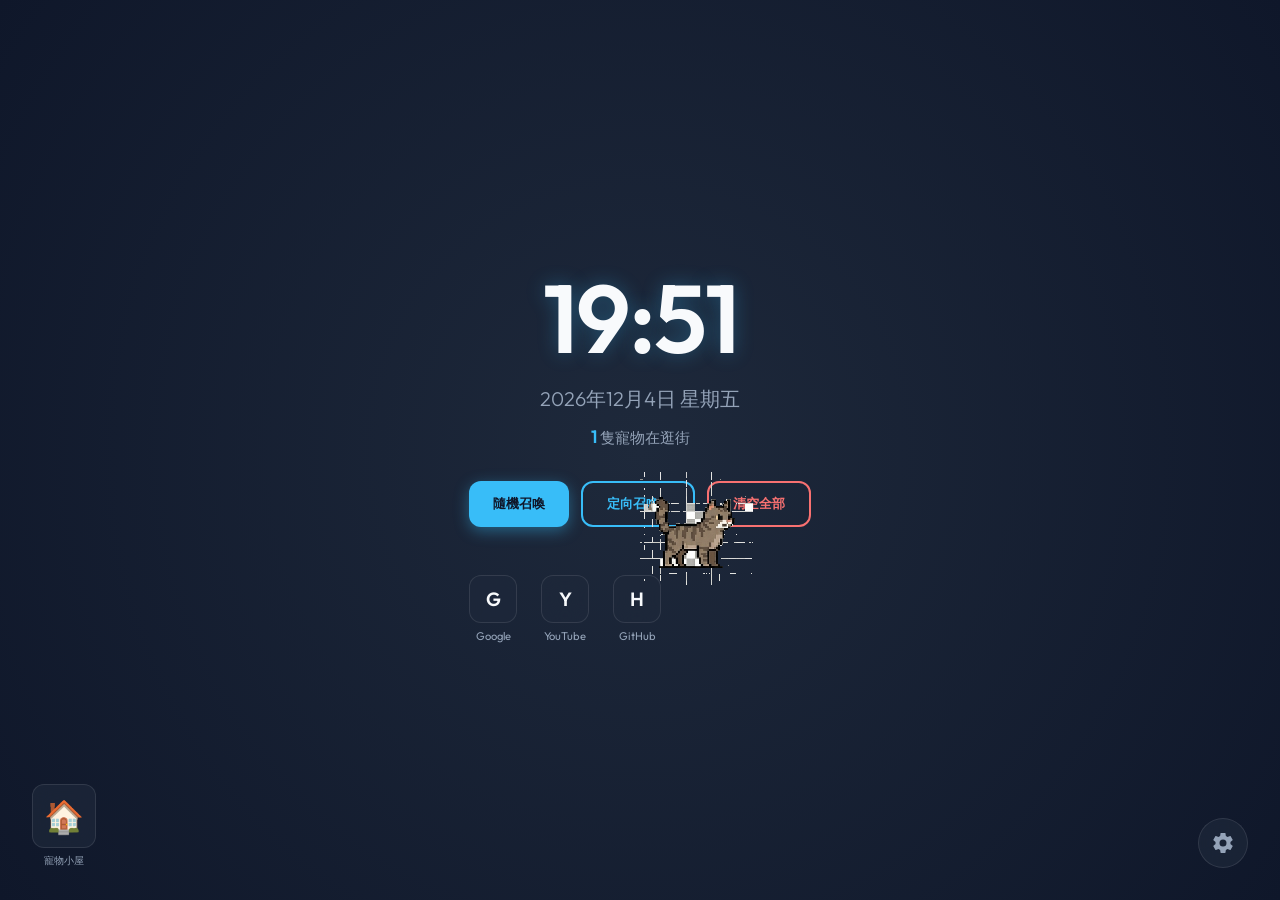
<file: newtab.html>
<!DOCTYPE html>
<html lang="zh-TW">
<head>
    <meta charset="UTF-8">
    <meta name="viewport" content="width=device-width, initial-scale=1.0">
    <title>Pixel Tab Pet - 新分頁</title>
    <link rel="stylesheet" href="styles/newtab.css">
    <link rel="stylesheet" href="styles/pet.css">
    <link href="https://fonts.googleapis.com/css2?family=Outfit:wght@300;400;600&display=swap" rel="stylesheet">
</head>
<body>
    <div id="app">
        <!-- 背景圖層 -->
        <div id="background-layer"></div>

        <!-- 主內容區 -->
        <main>
            <div id="clock-container">
                <h1 id="time">00:00</h1>
                <p id="date">2026年5月13日 星期三</p>
                <p id="pet-count"><span id="pet-count-number">0</span> 隻寵物在逛街</p>
            </div>

            <div id="pet-stage">
                <!-- 寵物將由此動態生成 -->
            </div>

            <div id="action-bar">
                <div class="summon-buttons">
                    <button id="random-summon-btn" class="action-btn">隨機召喚</button>
                    <button id="directed-summon-btn" class="action-btn action-btn-secondary">定向召喚 ▾</button>
                    <button id="clear-all-btn" class="action-btn action-btn-danger">清空全部</button>
                </div>
                <div id="directed-summon-panel" class="hidden">
                    <div class="pet-selector">
                        <button class="pet-option" data-type="cat1">英短貓</button>
                        <button class="pet-option" data-type="cat2">暹羅貓</button>
                        <button class="pet-option" data-type="cat3">緬因貓</button>
                        <button class="pet-option" data-type="dog1">柴犬</button>
                        <button class="pet-option" data-type="dog2">柯基</button>
                        <button class="pet-option" data-type="dog3">黃金獵犬</button>
                        <button class="pet-option" data-type="bird1">老鷹</button>
                        <button class="pet-option" data-type="bird2">貓頭鷹</button>
                        <button class="pet-option" data-type="bird3">鸚鵡</button>
                        <button class="pet-option" data-type="fish1">金魚</button>
                        <button class="pet-option" data-type="fish2">小丑魚</button>
                        <button class="pet-option" data-type="fish3">鬥魚</button>
                    </div>
                </div>
            </div>

            <div id="shortcuts">
                <!-- 快捷入口將由 JS 動態生成或預留 -->
            </div>
        </main>

        <!-- 設定面板按鈕 -->
        <button id="settings-toggle" aria-label="開啟設定">
            <svg viewBox="0 0 24 24" width="24" height="24">
                <path fill="currentColor" d="M12,15.5A3.5,3.5 0 0,1 8.5,12A3.5,3.5 0 0,1 12,8.5A3.5,3.5 0 0,1 15.5,12A3.5,3.5 0 0,1 12,15.5M19.43,12.97C19.47,12.65 19.5,12.33 19.5,12C19.5,11.67 19.47,11.35 19.43,11.03L21.54,9.37C21.73,9.22 21.78,8.95 21.66,8.73L19.66,5.27C19.54,5.05 19.27,4.97 19.05,5.05L16.56,6.05C16.04,5.66 15.47,5.32 14.87,5.07L14.5,2.42C14.46,2.18 14.25,2 14,2H10C9.75,2 9.54,2.18 9.5,2.42L9.13,5.07C8.53,5.32 7.96,5.66 7.44,6.05L4.95,5.05C4.73,4.97 4.46,5.05 4.34,5.27L2.34,8.73C2.22,8.95 2.27,9.22 2.46,9.37L4.57,11.03C4.53,11.35 4.5,11.67 4.5,12C4.5,12.33 4.53,12.65 4.57,12.97L2.46,14.63C2.27,14.78 2.22,15.05 2.34,15.27L4.34,18.73C4.46,18.95 4.73,19.03 4.95,18.95L7.44,17.95C7.96,18.34 8.53,18.68 9.13,18.93L9.5,21.58C9.54,21.82 9.75,22 10,22H14C14.25,22 14.46,21.82 14.5,21.58L14.87,18.93C15.47,18.68 16.04,18.34 16.56,17.95L19.05,18.95C19.27,19.03 19.54,18.95 19.66,18.73L21.66,15.27C21.78,15.05 21.73,14.78 21.54,14.63L19.43,12.97Z" />
            </svg>
        </button>

        <!-- 設定面板 -->
        <div id="settings-panel" class="hidden">
            <h2>個人化設定</h2>
            <div class="setting-group">
                <label>寵物管理</label>
                <div id="pet-list-admin">
                    <!-- 由 JS 動態生成 -->
                </div>
            </div>
            <div class="setting-group">
                <label>背景主題</label>
                <div class="bg-selector">
                    <button class="bg-option active" data-bg="default">預設深色</button>
                    <button class="bg-option" data-bg="cozy-room">溫馨小屋</button>
                    <button class="bg-option" data-bg="pixel-forest">像素森林</button>
                </div>
            </div>
            <div class="setting-group">
                <label>快捷入口</label>
                <div id="shortcut-list-admin"></div>
                <div class="shortcut-add-form">
                    <input id="sc-name" placeholder="名稱" maxlength="12">
                    <input id="sc-url" placeholder="網址">
                    <input id="sc-icon" placeholder="圖示" maxlength="2">
                    <button id="sc-add-btn" class="shortcut-add-btn">新增</button>
                </div>
            </div>
            <button id="settings-close">關閉</button>
        </div>

        <!-- 開發用分層預覽（按 ` 切換） -->
        <div id="zone-overlay" style="display:none" aria-hidden="true">
            <div id="zone-air"    class="zone-band"><span></span></div>
            <div id="zone-ground" class="zone-band"><span></span></div>
            <div id="zone-water"  class="zone-band"><span></span></div>
            <div id="zone-hint">按 ` 隱藏</div>
        </div>

        <!-- 寵物小屋 -->
        <div id="pet-house">
            <div class="house-icon">🏠</div>
            <div class="house-label">寵物小屋</div>
        </div>
    </div>

    <script src="scripts/state.js"></script>
    <script src="scripts/pet-engine.js"></script>
    <script src="scripts/newtab.js"></script>
    <script>
    (function () {
        function updateOverlay() {
            const h  = window.innerHeight;
            const sz = parseInt(getComputedStyle(document.documentElement).getPropertyValue('--pet-size')) || 128;
            const groundLine = h * 0.65;
            const bands = {
                air:    { top: 20,              height: groundLine - sz - 30 - 20 },
                ground: { top: groundLine - sz,  height: sz },
                water:  { top: groundLine + 15,  height: Math.max(20, h - sz - 20 - (groundLine + 15)) }
            };
            const labels = {
                air:    `空中   20 – ${Math.round(groundLine - sz - 30)} px`,
                ground: `地面   ${Math.round(groundLine - sz)} – ${Math.round(groundLine)} px  (pet ${sz}px)`,
                water:  `水域   ${Math.round(groundLine + 15)} – ${Math.round(h - sz - 20)} px`
            };
            Object.keys(bands).forEach(k => {
                const el = document.getElementById('zone-' + k);
                el.style.top    = bands[k].top + 'px';
                el.style.height = bands[k].height + 'px';
                el.querySelector('span').textContent = labels[k];
            });
        }
        document.addEventListener('keydown', e => {
            if (e.key !== '`') return;
            const ov = document.getElementById('zone-overlay');
            const show = ov.style.display === 'none';
            ov.style.display = show ? 'block' : 'none';
            if (show) updateOverlay();
        });
        window.addEventListener('resize', () => {
            if (document.getElementById('zone-overlay').style.display !== 'none') updateOverlay();
        });
    })();
    </script>
</body>
</html>
</file>
<file: styles/newtab.css>
:root {
    --pet-size: 128px;   /* JS 會依 viewport 覆寫，此為 fallback */
    --bg-color: #0f172a;
    --text-primary: #f8fafc;
    --text-secondary: #94a3b8;
    --accent-color: #38bdf8;
    --glass-bg: rgba(30, 41, 59, 0.7);
    --glass-border: rgba(255, 255, 255, 0.1);
    --panel-blur: 12px;
}

* {
    margin: 0;
    padding: 0;
    box-sizing: border-box;
}

body {
    font-family: 'Outfit', sans-serif;
    background-color: var(--bg-color);
    color: var(--text-primary);
    overflow: hidden;
    height: 100vh;
    display: flex;
    justify-content: center;
    align-items: center;
}

#app {
    width: 100%;
    height: 100%;
    position: relative;
    display: flex;
    flex-direction: column;
    justify-content: center;
    align-items: center;
}

#background-layer {
    position: absolute;
    top: 0;
    left: 0;
    width: 100%;
    height: 100%;
    z-index: -1;
    background: radial-gradient(circle at center, #1e293b 0%, #0f172a 100%);
    transition: opacity 0.4s ease;
}
#background-layer.theme-pixel-forest {
    background: url('../assets/bg-pixel-forest.svg') center / cover no-repeat;
}
#background-layer.theme-cozy-room {
    background: url('../assets/bg-cozy-room.svg') center / cover no-repeat;
}

main {
    text-align: center;
    z-index: 1;
}

#clock-container {
    margin-bottom: 2rem;
    animation: fadeInDown 1s ease-out;
}

#time {
    font-size: 6rem;
    font-weight: 600;
    letter-spacing: -2px;
    margin-bottom: 0.5rem;
    text-shadow: 0 0 20px rgba(56, 189, 248, 0.3);
}

#date {
    font-size: 1.25rem;
    color: var(--text-secondary);
    font-weight: 300;
}

#pet-count {
    margin-top: 0.75rem;
    font-size: 0.95rem;
    color: var(--text-secondary);
    font-weight: 300;
}

#pet-count-number {
    color: var(--accent-color);
    font-weight: 600;
    font-size: 1.1rem;
}

#pet-stage {
    position: fixed;
    top: 0;
    left: 0;
    width: 100vw;
    height: 100vh;
    pointer-events: none;
    z-index: 5;
}

#pet-stage > * {
    pointer-events: auto;
}

#action-bar {
    margin-top: 2rem;
    z-index: 10;
    display: flex;
    flex-direction: column;
    align-items: center;
    gap: 0.75rem;
}

.summon-buttons {
    display: flex;
    gap: 0.75rem;
}

.action-btn {
    background: var(--accent-color);
    color: var(--bg-color);
    border: none;
    padding: 12px 24px;
    border-radius: 12px;
    font-family: inherit;
    font-weight: 600;
    cursor: pointer;
    transition: all 0.3s ease;
    box-shadow: 0 4px 15px rgba(56, 189, 248, 0.4);
}

.action-btn:hover {
    transform: translateY(-2px);
    box-shadow: 0 6px 20px rgba(56, 189, 248, 0.6);
}

.action-btn:active {
    transform: translateY(0);
}

.action-btn-secondary {
    background: transparent;
    border: 2px solid var(--accent-color);
    color: var(--accent-color);
    box-shadow: none;
}

.action-btn-secondary:hover {
    background: rgba(56, 189, 248, 0.1);
    box-shadow: 0 4px 15px rgba(56, 189, 248, 0.2);
}

.action-btn-danger {
    background: transparent;
    border: 2px solid #f87171;
    color: #f87171;
    box-shadow: none;
}

.action-btn-danger:hover {
    background: rgba(248, 113, 113, 0.1);
    box-shadow: 0 4px 15px rgba(248, 113, 113, 0.2);
}

#directed-summon-panel {
    background: var(--glass-bg);
    border: 1px solid var(--glass-border);
    border-radius: 16px;
    padding: 1rem;
    backdrop-filter: blur(var(--panel-blur));
    width: 280px;
    animation: fadeInUp 0.15s ease;
}

#directed-summon-panel.hidden {
    display: none;
}

/* 快捷入口樣式 */
#shortcuts {
    margin-top: 3rem;
    display: flex;
    gap: 1.5rem;
    animation: fadeInUp 1s ease-out;
}

.shortcut-item {
    display: flex;
    flex-direction: column;
    align-items: center;
    gap: 0.4rem;
    cursor: pointer;
    text-decoration: none;
    color: var(--text-primary);
}

.shortcut-icon {
    width: 48px;
    height: 48px;
    background: var(--glass-bg);
    border: 1px solid var(--glass-border);
    border-radius: 12px;
    display: flex;
    justify-content: center;
    align-items: center;
    font-size: 1.2rem;
    font-weight: 600;
    transition: all 0.3s ease;
    backdrop-filter: blur(var(--panel-blur));
}

.shortcut-name {
    font-size: 0.7rem;
    color: var(--text-secondary);
}

.shortcut-item:hover .shortcut-icon {
    transform: translateY(-5px);
    background: rgba(255, 255, 255, 0.1);
    border-color: var(--accent-color);
    box-shadow: 0 10px 20px rgba(0,0,0,0.2);
}

/* 設定按鈕 */
#settings-toggle {
    position: fixed;
    bottom: 2rem;
    right: 2rem;
    background: var(--glass-bg);
    border: 1px solid var(--glass-border);
    color: var(--text-secondary);
    padding: 12px;
    border-radius: 50%;
    cursor: pointer;
    transition: all 0.3s ease;
    backdrop-filter: blur(var(--panel-blur));
    display: flex;
    justify-content: center;
    align-items: center;
}

#settings-toggle:hover {
    color: var(--accent-color);
    transform: rotate(45deg);
    background: rgba(255, 255, 255, 0.1);
}

/* 設定面板 */
#settings-panel {
    position: fixed;
    top: 50%;
    left: 50%;
    transform: translate(-50%, -50%);
    width: 400px;
    background: var(--glass-bg);
    border: 1px solid var(--glass-border);
    backdrop-filter: blur(var(--panel-blur));
    padding: 2rem;
    border-radius: 24px;
    box-shadow: 0 25px 50px -12px rgba(0, 0, 0, 0.5);
    z-index: 100;
    transition: all 0.3s cubic-bezier(0.4, 0, 0.2, 1);
}

#settings-panel.hidden {
    opacity: 0;
    visibility: hidden;
    transform: translate(-50%, -45%);
}

#settings-panel h2 {
    margin-bottom: 1.5rem;
    font-size: 1.5rem;
    color: var(--accent-color);
}

.setting-group {
    margin-bottom: 1.5rem;
}

.setting-group label {
    display: block;
    margin-bottom: 0.75rem;
    font-size: 0.9rem;
    color: var(--text-secondary);
}

.pet-selector, .bg-selector {
    display: grid;
    grid-template-columns: repeat(3, 1fr);
    gap: 0.5rem;
}

.pet-option, .bg-option {
    background: rgba(255, 255, 255, 0.05);
    border: 1px solid var(--glass-border);
    color: var(--text-primary);
    padding: 8px;
    border-radius: 8px;
    cursor: pointer;
    font-size: 0.8rem;
    transition: all 0.2s ease;
}

.pet-option:hover, .bg-option:hover {
    background: rgba(255, 255, 255, 0.1);
}

.pet-option.active, .bg-option.active {
    background: var(--accent-color);
    color: var(--bg-color);
    border-color: var(--accent-color);
}

#settings-close {
    width: 100%;
    padding: 10px;
    background: transparent;
    border: 1px solid var(--glass-border);
    color: var(--text-secondary);
    border-radius: 8px;
    margin-top: 1rem;
    cursor: pointer;
    transition: all 0.2s ease;
}

#settings-close:hover {
    background: rgba(255, 255, 255, 0.05);
    color: var(--text-primary);
}

#pet-list-admin, #shortcut-list-admin {
    display: flex;
    flex-direction: column;
    gap: 0.5rem;
    max-height: 200px;
    overflow-y: auto;
}

.pet-admin-item {
    display: flex;
    justify-content: space-between;
    align-items: center;
    background: rgba(255, 255, 255, 0.05);
    padding: 8px 12px;
    border-radius: 8px;
    font-size: 0.9rem;
}

.delete-pet {
    background: rgba(239, 68, 68, 0.2);
    border: 1px solid rgba(239, 68, 68, 0.3);
    color: #f87171;
    padding: 4px 8px;
    border-radius: 4px;
    cursor: pointer;
    font-size: 0.75rem;
    transition: all 0.2s ease;
}

.delete-pet:hover {
    background: rgba(239, 68, 68, 0.4);
    color: #ffffff;
}

.shortcut-add-form {
    display: flex;
    gap: 0.4rem;
    margin-top: 0.75rem;
}

.shortcut-add-form input {
    flex: 1;
    background: rgba(255, 255, 255, 0.05);
    border: 1px solid var(--glass-border);
    color: var(--text-primary);
    padding: 6px 8px;
    border-radius: 6px;
    font-size: 0.8rem;
    font-family: inherit;
    outline: none;
    min-width: 0;
}

.shortcut-add-form input:focus {
    border-color: var(--accent-color);
}

#sc-name { flex: 0 0 70px; }
#sc-icon { flex: 0 0 40px; }

.shortcut-add-btn {
    background: var(--accent-color);
    color: var(--bg-color);
    border: none;
    padding: 6px 10px;
    border-radius: 6px;
    font-size: 0.8rem;
    font-weight: 600;
    cursor: pointer;
    white-space: nowrap;
    flex-shrink: 0;
}

/* 捲軸美化 */
#pet-list-admin::-webkit-scrollbar,
#shortcut-list-admin::-webkit-scrollbar {
    width: 6px;
}
#pet-list-admin::-webkit-scrollbar-thumb,
#shortcut-list-admin::-webkit-scrollbar-thumb {
    background: var(--glass-border);
    border-radius: 10px;
}
/* 寵物小屋 */
#pet-house {
    position: fixed;
    bottom: 2rem;
    left: 2rem;
    display: flex;
    flex-direction: column;
    align-items: center;
    gap: 0.4rem;
    z-index: 10;
    user-select: none;
}

.house-icon {
    width: 64px;
    height: 64px;
    background: var(--glass-bg);
    border: 1px solid var(--glass-border);
    border-radius: 12px;
    display: flex;
    justify-content: center;
    align-items: center;
    font-size: 2rem;
    backdrop-filter: blur(var(--panel-blur));
    transition: all 0.2s ease;
}

.house-label {
    font-size: 0.65rem;
    color: var(--text-secondary);
}

#pet-house.drag-over .house-icon {
    border-color: var(--accent-color);
    background: rgba(56, 189, 248, 0.25);
    transform: scale(1.15);
    box-shadow: 0 0 16px rgba(56, 189, 248, 0.4);
}

@keyframes fadeInDown {
    from { opacity: 0; transform: translateY(-20px); }
    to { opacity: 1; transform: translateY(0); }
}

@keyframes fadeInUp {
    from { opacity: 0; transform: translateY(20px); }
    to { opacity: 1; transform: translateY(0); }
}

/* ── 分層預覽 overlay（按 ` 切換）── */
#zone-overlay {
    position: fixed;
    inset: 0;
    pointer-events: none;
    z-index: 50;
}
.zone-band {
    position: absolute;
    left: 0; right: 0;
    display: flex;
    align-items: center;
    padding-left: 16px;
    font-size: 11px;
    font-weight: 700;
    letter-spacing: 0.08em;
    border-top: 1px dashed;
}
#zone-air    { background: rgba(100, 160, 255, 0.12); color: rgba(140, 190, 255, 0.9); border-color: rgba(140, 190, 255, 0.5); }
#zone-ground { background: rgba(210, 160,  60, 0.22); color: rgba(240, 200,  80, 1.0); border-color: rgba(210, 160,  60, 0.7); }
#zone-water  { background: rgba( 30, 200, 220, 0.12); color: rgba( 60, 215, 230, 0.9); border-color: rgba( 30, 200, 220, 0.5); }
#zone-hint {
    position: absolute;
    bottom: 8px;
    right: 14px;
    font-size: 10px;
    color: rgba(255, 255, 255, 0.35);
}
</file>
<file: styles/pet.css>
/*
 * Sprite Sheet 規格（2 欄 × 7 列，每格 256×256px）：
 *   Row 0: Idle     2幀
 *   Row 1: Move1    2幀（走路）
 *   Row 2: Move2    2幀（跑步）
 *   Row 3: Sleep    2幀（休息）
 *   Row 4: Drag     2幀（拖曳）
 *   Row 5: Play     2幀（玩耍）
 *   Row 6: Interact 2幀（點擊互動）
 */

#pet-stage .pet {
    width: var(--pet-size);
    height: var(--pet-size);
    image-rendering: pixelated;
    background-size: calc(2 * var(--pet-size)) calc(7 * var(--pet-size));
    background-repeat: no-repeat;
    position: absolute;
    top: 0;
    left: 0;
    cursor: grab;
    transition: transform 0.1s linear;
    will-change: transform;
}

/* 寵物素材路徑 */
.pet-cat1  { background-image: url('../assets/pets/cat1.png'); }
.pet-cat2  { background-image: url('../assets/pets/cat2.png'); }
.pet-cat3  { background-image: url('../assets/pets/cat3.png'); }
.pet-dog1  { background-image: url('../assets/pets/dog1.png'); }
.pet-dog2  { background-image: url('../assets/pets/dog2.png'); }
.pet-dog3  { background-image: url('../assets/pets/dog3.png'); }
.pet-bird1 { background-image: url('../assets/pets/bird1.png'); }
.pet-bird2 { background-image: url('../assets/pets/bird2.png'); }
.pet-bird3 { background-image: url('../assets/pets/bird3.png'); }
.pet-fish1 { background-image: url('../assets/pets/fish1.png'); }
.pet-fish2 { background-image: url('../assets/pets/fish2.png'); }
.pet-fish3 { background-image: url('../assets/pets/fish3.png'); }

@keyframes pet-idle {
    from { background-position: 0 0; }
    to   { background-position: calc(-2 * var(--pet-size)) 0; }
}
@keyframes pet-walk {
    from { background-position: 0 calc(-1 * var(--pet-size)); }
    to   { background-position: calc(-2 * var(--pet-size)) calc(-1 * var(--pet-size)); }
}
@keyframes pet-move2 {
    from { background-position: 0 calc(-2 * var(--pet-size)); }
    to   { background-position: calc(-2 * var(--pet-size)) calc(-2 * var(--pet-size)); }
}
@keyframes pet-sleep {
    from { background-position: 0 calc(-3 * var(--pet-size)); }
    to   { background-position: calc(-2 * var(--pet-size)) calc(-3 * var(--pet-size)); }
}
@keyframes pet-drag {
    from { background-position: 0 calc(-4 * var(--pet-size)); }
    to   { background-position: calc(-2 * var(--pet-size)) calc(-4 * var(--pet-size)); }
}
@keyframes pet-play {
    from { background-position: 0 calc(-5 * var(--pet-size)); }
    to   { background-position: calc(-2 * var(--pet-size)) calc(-5 * var(--pet-size)); }
}
@keyframes pet-interact {
    from { background-position: 0 calc(-6 * var(--pet-size)); }
    to   { background-position: calc(-2 * var(--pet-size)) calc(-6 * var(--pet-size)); }
}

/* 拖曳中 */
.pet.dragging {
    cursor: grabbing;
    z-index: 20;
    transition: none;
}

/* 狀態 Class */
.state-idle     { animation: pet-idle     0.8s steps(2) infinite; }
.state-walk     { animation: pet-walk     0.6s steps(2) infinite; }
.state-move2    { animation: pet-move2    0.4s steps(2) infinite; }
.state-sleep    { animation: pet-sleep    1.5s steps(2) infinite; }
.state-drag     { animation: pet-drag     0.3s steps(2) infinite; }
.state-play     { animation: pet-play     0.8s steps(2) infinite; }
.state-interact { animation: pet-interact 0.5s steps(2) infinite; }
</file>
